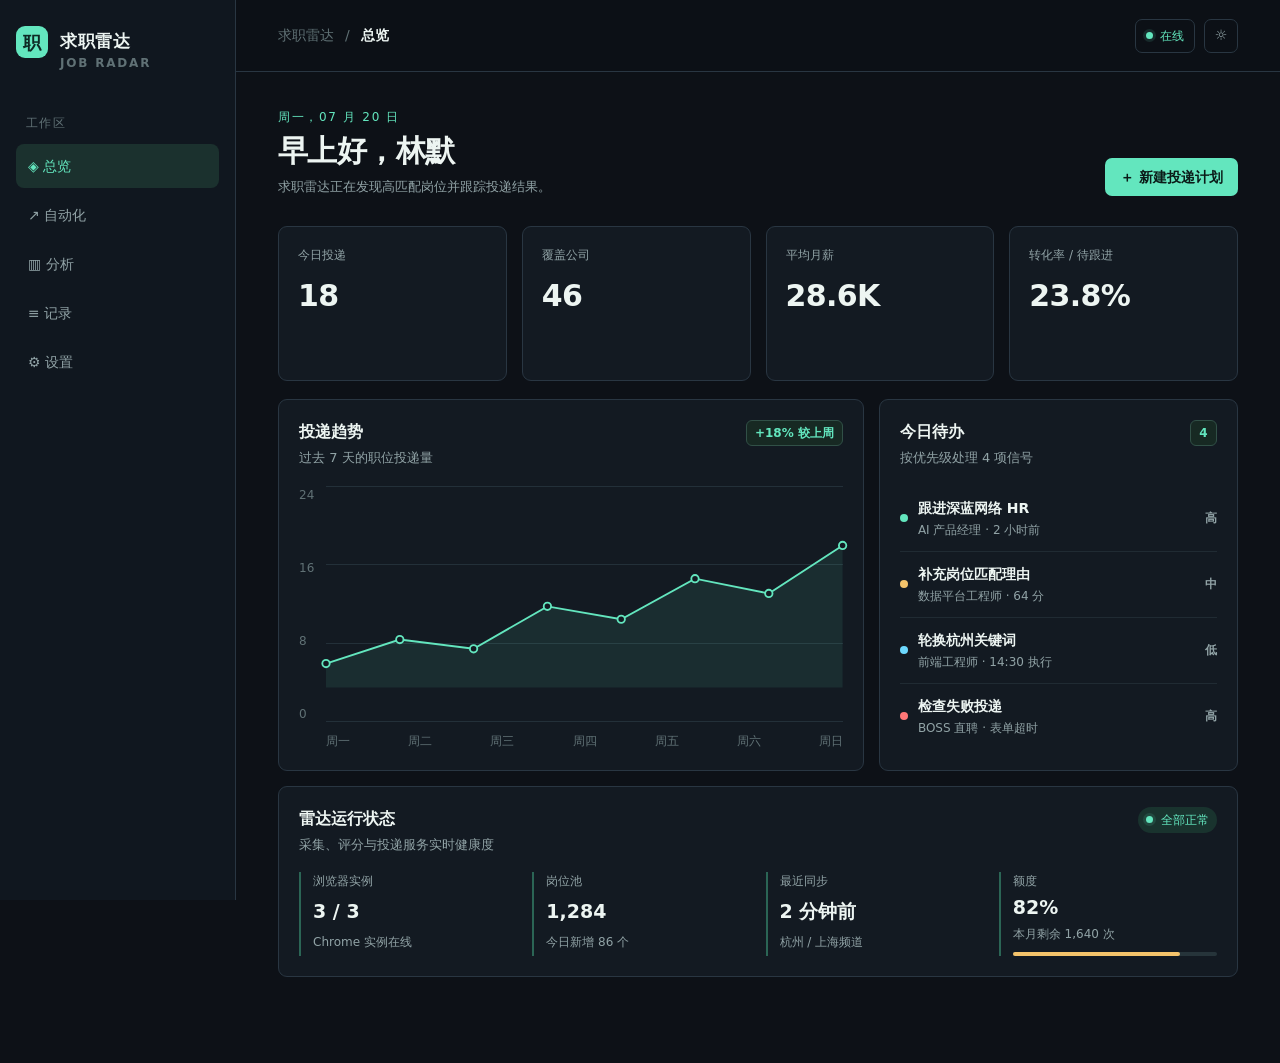
<file: reports/dashboard-ui-demo/index.html>
<!doctype html>
<html lang="zh-CN">
<head><meta charset="utf-8"><meta name="viewport" content="width=device-width, initial-scale=1"><title>求职雷达控制台演示</title><link rel="stylesheet" href="styles.css"></head>
<body data-theme="dark">
<div id="app-shell" class="app-shell">
  <aside id="sidebar" class="sidebar" aria-label="主导航"><div class="brand"><span class="brand-mark">职</span><span>求职雷达</span><small>JOB RADAR</small></div><div class="workspace-label">工作区</div><nav class="nav-list"><button class="nav-item is-active" data-view="overview" aria-current="page">◈ 总览</button><button class="nav-item" data-view="automation">↗ 自动化</button><button class="nav-item" data-view="analysis">▥ 分析</button><button class="nav-item" data-view="records">≡ 记录</button><button class="nav-item" data-view="settings">⚙ 设置</button></nav></aside>
  <main class="main-content"><header class="topbar"><div class="crumb"><span>求职雷达</span><span>/</span><strong id="crumb-current">总览</strong></div><div class="top-actions"><div class="connection-wrap"><button id="connection" class="connection is-online" aria-label="连接状态：在线" aria-expanded="false"><span class="status-dot"></span><span id="connection-label">在线</span></button><div id="connection-menu" class="menu" hidden><button data-connection="online">在线</button><button data-connection="loading">加载中</button><button data-connection="offline">离线</button><button data-connection="auth">需授权</button></div></div><button id="theme-toggle" class="icon-btn" aria-label="切换主题">☼</button></div></header><div id="toast-region" class="toast-region" aria-live="polite"></div>
    <section id="view-overview" class="view is-visible" data-title="总览"><div class="view-heading"><div><p class="eyebrow">周一，07 月 20 日</p><h1>早上好，林默</h1><p class="muted">求职雷达正在发现高匹配岗位并跟踪投递结果。</p></div><button class="primary-btn" id="new-automation">＋ 新建投递计划</button></div><div class="metric-grid"><article class="metric-card"><span class="metric-label">今日投递</span><strong>18</strong></article><article class="metric-card"><span class="metric-label">覆盖公司</span><strong>46</strong></article><article class="metric-card"><span class="metric-label">平均月薪</span><strong>28.6K</strong></article><article class="metric-card"><span class="metric-label">转化率 / 待跟进</span><strong>23.8%</strong></article></div><div class="overview-grid"><article class="panel"><div class="panel-heading"><div><h2>投递趋势</h2><p class="muted">过去 7 天的职位投递量</p></div><span class="trend-badge">+18% 较上周</span></div><div class="chart" id="activity-chart"><div class="y-labels" aria-hidden="true"><span>24</span><span>16</span><span>8</span><span>0</span></div><div class="chart-body"><div class="grid-lines" aria-hidden="true"><i></i><i></i><i></i><i></i></div><svg viewBox="0 0 560 180" role="img" aria-label="过去七天投递趋势"><path class="area-path" d="M0 154 L80 128 L160 138 L240 92 L320 106 L400 62 L480 78 L560 26 L560 180 L0 180 Z"></path><polyline class="line-path" points="0,154 80,128 160,138 240,92 320,106 400,62 480,78 560,26"></polyline><g class="chart-dots"><circle cx="0" cy="154" r="4"></circle><circle cx="80" cy="128" r="4"></circle><circle cx="160" cy="138" r="4"></circle><circle cx="240" cy="92" r="4"></circle><circle cx="320" cy="106" r="4"></circle><circle cx="400" cy="62" r="4"></circle><circle cx="480" cy="78" r="4"></circle><circle cx="560" cy="26" r="4"></circle></g></svg><div class="x-labels"><span>周一</span><span>周二</span><span>周三</span><span>周四</span><span>周五</span><span>周六</span><span>周日</span></div></div></div></article><article class="panel side-panel" id="overview-todos"><div class="panel-heading"><div><h2>今日待办</h2><p class="muted">按优先级处理 4 项信号</p></div><span class="count-badge">4</span></div><ul class="signal-list"><li><span class="signal-dot mint"></span><div><strong>跟进深蓝网络 HR</strong><small>AI 产品经理 · 2 小时前</small></div><b>高</b></li><li><span class="signal-dot amber"></span><div><strong>补充岗位匹配理由</strong><small>数据平台工程师 · 64 分</small></div><b>中</b></li><li><span class="signal-dot cyan"></span><div><strong>轮换杭州关键词</strong><small>前端工程师 · 14:30 执行</small></div><b>低</b></li><li><span class="signal-dot red"></span><div><strong>检查失败投递</strong><small>BOSS 直聘 · 表单超时</small></div><b>高</b></li></ul></article></div><article class="panel health-panel" id="radar-health"><div class="panel-heading"><div><h2>雷达运行状态</h2><p class="muted">采集、评分与投递服务实时健康度</p></div><span class="health-chip"><i class="pulse"></i>全部正常</span></div><div class="health-grid"><div><span>浏览器实例</span><strong>3 / 3</strong><small>Chrome 实例在线</small></div><div><span>岗位池</span><strong>1,284</strong><small>今日新增 86 个</small></div><div><span>最近同步</span><strong>2 分钟前</strong><small>杭州 / 上海频道</small></div><div><span>额度</span><strong>82%</strong><small>本月剩余 1,640 次</small><div class="mini-progress"><span style="width:82%"></span></div></div></div></article></section>
    <section id="view-automation" class="view" data-title="自动化"><div class="view-heading"><div><p class="eyebrow">JOB AUTOMATION</p><h1>自动化</h1><p class="muted">管理关键词轮换、岗位评分、自动投递和消息跟进。</p></div><button class="primary-btn" id="new-automation-2">＋ 新建投递计划</button></div><article class="panel schedule-panel" id="automation-schedule"><div class="panel-heading"><div><h2>定时投递编排</h2><p class="muted">下一轮任务将在今日 14:30 自动启动</p></div><span class="status-chip running"><i></i>已排程</span></div><div class="schedule-grid"><div><span>关键词</span><strong>前端工程师 · AI 应用</strong></div><div><span>周期</span><strong>工作日 · 每 2 小时</strong></div><div><span>开始时间</span><strong>09:00</strong></div><div><span>时长</span><strong>6 小时 / 天</strong></div></div></article><div class="automation-layout"><div class="automation-list"><article class="automation-row"><div class="auto-copy"><strong>关键词轮换</strong><span>前端工程师 → AI 应用 → 杭州 / 上海</span><small>下次执行 14:30 · 已处理 86 / 120 个职位</small></div><span class="status-chip running"><i></i>运行中</span><button class="row-menu">•••</button></article><article class="automation-row"><div class="auto-copy"><strong>岗位评分</strong><span>读取职位描述 → 匹配简历 → 生成评分</span><small>平均耗时 4.2 秒 · 今日完成 128 条</small></div><span class="status-chip running"><i></i>运行中</span><button class="row-menu">•••</button></article><article class="automation-row"><div class="auto-copy"><strong>自动投递</strong><span>高匹配职位 → BOSS 直聘 → 投递计划</span><small>仅投递 80 分以上职位 · 每轮上限 20 条</small></div><span class="status-chip paused"><i></i>已暂停</span><button class="row-menu">•••</button></article><article class="automation-row"><div class="auto-copy"><strong>消息跟进</strong><span>HR 活跃 → 生成提示词 → 发送个性化消息</span><small>今日待发送 4 条 · 最近成功率 91%</small></div><span class="status-chip running"><i></i>运行中</span><button class="row-menu">•••</button></article></div><article class="panel automation-side"><div class="panel-heading"><div><h2>浏览器实例</h2><p class="muted">工作区连接与队列</p></div><span class="health-chip"><i class="pulse"></i>3 / 3 在线</span></div><ul class="browser-health" id="browser-health-list"><li><span class="signal-dot mint"></span><div><strong>Chrome #01 · 杭州</strong><small>投递队列 8 · 延迟 240ms</small></div><b>稳定</b></li><li><span class="signal-dot mint"></span><div><strong>Chrome #02 · 上海</strong><small>投递队列 6 · 延迟 310ms</small></div><b>稳定</b></li><li><span class="signal-dot amber"></span><div><strong>Chrome #03 · 备用</strong><small>投递队列 0 · 最近检查 1 分钟前</small></div><b>待命</b></li></ul><h3 class="subheading">实时日志预览</h3><pre class="log-block compact" id="automation-log">14:28:06 读取岗位池 +86<br>14:28:12 匹配简历完成 72 条<br>14:28:18 等待下一批表单</pre></article></div></section>
    <section id="view-analysis" class="view" data-title="分析"><div class="view-heading"><div><p class="eyebrow">JOB SIGNAL LAB</p><h1>分析</h1><p class="muted">从投递趋势和转化漏斗中找到下一步动作。</p></div><div><select id="analysis-filter" aria-label="分析时间范围"><option>最近 7 天</option><option>最近 30 天</option></select><button class="secondary-btn" id="export-analysis" aria-label="导出分析报告">导出报告</button></div></div><p class="analysis-summary" id="analysis-summary">最近 7 天 · 18 次投递 · 4 次沟通 · 2 次面试</p><div class="analysis-tabs" role="tablist"><button data-analysis-tab="performance" role="tab" aria-selected="true" aria-controls="analysis-panel-performance" id="tab-performance">投递趋势</button><button data-analysis-tab="time" role="tab" aria-selected="false" aria-controls="analysis-panel-time" id="tab-time">转化漏斗</button><button data-analysis-tab="errors" role="tab" aria-selected="false" aria-controls="analysis-panel-errors" id="tab-errors">地区 / 薪资 / 岗位 / 行业</button></div><article id="analysis-panel-performance" role="tabpanel" aria-labelledby="tab-performance" class="panel"><div class="panel-heading"><div><h2 id="analysis-title">投递趋势</h2><p class="muted">按日期查看投递、沟通与面试</p></div><span class="trend-badge">成功投递 82%</span></div><div class="analysis-chart"><div class="stacked-bars"><div><span>周一</span><i><b style="width:72%"></b><em style="width:12%"></em></i><strong>12</strong></div><div><span>周二</span><i><b style="width:86%"></b><em style="width:18%"></em></i><strong>16</strong></div><div><span>周三</span><i><b style="width:58%"></b><em style="width:8%"></em></i><strong>10</strong></div><div><span>周四</span><i><b style="width:92%"></b><em style="width:22%"></em></i><strong>18</strong></div><div><span>周五</span><i><b style="width:78%"></b><em style="width:16%"></em></i><strong>15</strong></div></div><div class="chart-legend"><span><i class="legend-success"></i>已投递</span><span><i class="legend-fail"></i>未通过</span></div></div></article><article id="analysis-panel-time" role="tabpanel" aria-labelledby="tab-time" class="panel" hidden><div class="panel-heading"><div><h2>转化漏斗</h2><p class="muted">从首次投递到拿到 Offer 的转化</p></div><span class="trend-badge">整体转化 23.8%</span></div><div class="funnel-chart" id="funnel-chart"><div style="--funnel:100%"><span>投递</span><b>84</b></div><div style="--funnel:54%"><span>沟通</span><b>45</b></div><div style="--funnel:29%"><span>面试</span><b>24</b></div><div style="--funnel:10%"><span>Offer</span><b>8</b></div></div></article><article id="analysis-panel-errors" role="tabpanel" aria-labelledby="tab-errors" class="panel" hidden><div class="panel-heading"><div><h2>地区 / 薪资 / 岗位 / 行业</h2><p class="muted">高匹配岗位的来源与薪资分布</p></div><span class="trend-badge">中位薪资 28.6K</span></div><div class="market-grid" id="market-chart"><div class="market-bars"><div><span>杭州</span><i style="width:84%"></i><b>32K</b></div><div><span>上海</span><i style="width:76%"></i><b>30K</b></div><div><span>深圳</span><i style="width:68%"></i><b>28K</b></div><div><span>北京</span><i style="width:62%"></i><b>27K</b></div></div><ul class="market-list"><li><strong>AI 应用</strong><span>46% · 92 个岗位</span></li><li><strong>前端平台</strong><span>31% · 64 个岗位</span></li><li><strong>数据工程</strong><span>23% · 48 个岗位</span></li></ul></div></article></section>
    <section id="view-records" class="view" data-title="记录"><div class="view-heading"><div><p class="eyebrow">APPLICATION LOG</p><h1>记录</h1><p class="muted">每一份职位投递都可追溯。</p></div><div><button id="refresh-records" class="icon-btn" aria-label="刷新投递记录">↻</button><button id="clear-records" class="secondary-btn">清理记录</button></div></div><div class="records-toolbar"><div class="search-box wide"><input id="recordSearch" placeholder="搜索职位、公司、城市或薪资" aria-label="搜索投递记录"></div><div class="record-filters"><button id="recordFilterButton" class="secondary-btn">筛选</button><select id="recordStatus" aria-label="投递状态筛选"><option value="all">全部状态</option><option value="success">已投递</option><option value="warning">待跟进</option><option value="failed">未通过</option></select></div></div><div class="records-summary" id="records-summary"><strong>84</strong> 条投递记录 · <span>2 条待跟进</span> · 最近同步 2 分钟前</div><div class="bulk-tools" id="records-bulk-tools"><label><input type="checkbox" aria-label="选择全部记录"> 全选</label><span>已选择 0 条</span><button class="text-btn" type="button">批量标记待跟进</button><button class="text-btn" type="button">导出 CSV</button></div><div class="records-table-wrap"><table class="records-table"><thead><tr><th>职位</th><th>公司</th><th>城市 / 薪资</th><th>投递状态</th><th>HR 活跃</th><th></th></tr></thead><tbody id="recordsBody"><tr data-status="success"><td>推荐算法工程师</td><td>星海科技</td><td>上海 · 30-45K</td><td><span class="status-chip running">已投递</span></td><td>刚刚活跃</td><td><button class="row-open" data-record="algorithm" aria-label="查看推荐算法工程师详情">查看</button></td></tr><tr data-status="warning"><td>AI 产品经理</td><td>深蓝网络</td><td>深圳 · 28-42K</td><td><span class="status-chip paused">待跟进</span></td><td>2 小时前</td><td><button class="row-open" data-record="product" aria-label="查看 AI 产品经理详情">查看</button></td></tr></tbody></table></div></section>
    <section id="view-settings" class="view" data-title="设置"><div class="view-heading"><div><p class="eyebrow">JOB RADAR SETTINGS</p><h1>设置</h1><p class="muted">调整简历、关键词、LLM 接口与投递偏好。</p></div><button class="primary-btn" id="save-settings" disabled>保存更改</button></div><div class="settings-unsaved" id="settings-unsaved" role="status"><span class="status-dot"></span><strong>所有设置已保存</strong><small>最近保存 10:18</small></div><div class="settings-layout" id="settings-groups"><nav class="settings-nav" aria-label="设置分组"><button class="is-active" type="button">求职资料</button><button type="button">浏览器参数</button><button type="button">LLM 接口</button><button type="button">提示词</button><button type="button">扣星规则</button></nav><div class="settings-content"><article class="settings-section"><h2>求职资料</h2><label>默认简历<input id="workspaceName" value="林默 · AI 工程师简历"></label><label>搜索关键词<input value="前端工程师, AI 应用, 杭州"></label></article><article class="settings-section"><h2>浏览器参数</h2><label>并发实例<input value="3 个 Chrome 实例"></label><label>单轮投递上限<input value="20 个职位"></label></article><article class="settings-section"><h2>LLM 接口与提示词</h2><label class="toggle-row"><span><strong>启用 LLM 接口</strong><small>生成岗位评分理由与消息跟进提示词</small></span><input type="checkbox" id="failureNotify" checked><i class="toggle"></i></label><label>提示词版本<input value="求职雷达 v2.4 · 中文岗位"></label></article><article class="settings-section"><h2>扣星规则</h2><label>自动扣星条件<input value="未读超过 7 天 / 薪资低于 20K / HR 不活跃"></label></article></div></div></section>
  </main><nav id="mobile-nav" class="mobile-nav" aria-label="移动端导航"><button class="is-active" data-view="overview" aria-current="page">总览</button><button data-view="automation">自动化</button><button data-view="analysis">分析</button><button data-view="records">记录</button><button data-view="settings">设置</button></nav></div>
<aside id="detailDrawer" class="drawer" hidden aria-hidden="true" role="dialog" aria-modal="true" aria-labelledby="drawer-title"><div class="drawer-backdrop"></div><div class="drawer-panel"><div class="drawer-head"><div><span class="eyebrow">APPLICATION DETAIL</span><h2 id="drawer-title">推荐算法工程师</h2></div><button id="drawer-close" class="icon-btn" aria-label="关闭详情">×</button></div><div class="drawer-status"><span id="drawer-status-icon" class="run-status success">✓</span><div><strong id="drawer-status">已投递</strong><small id="drawer-meta">今天 09:42 · 30-45K</small></div></div><dl class="detail-list"><div><dt>公司 / 城市</dt><dd id="drawer-company">星海科技 / 上海</dd></div><div><dt>岗位匹配度</dt><dd id="drawer-match">92 分</dd></div><div><dt>HR 活跃</dt><dd id="drawer-hr">刚刚活跃</dd></div><div><dt>匹配理由</dt><dd id="drawer-reason">技能关键词与简历经历高度匹配</dd></div></dl><pre class="log-block" id="drawer-log">09:42 已读取岗位描述 · 已匹配简历 · 已通过 BOSS 直聘投递</pre></div></aside>
<div id="confirmDialog" class="dialog-backdrop" hidden><div class="dialog" role="dialog" aria-modal="true" aria-labelledby="confirm-title"><h2 id="confirm-title">暂停投递计划？</h2><button id="confirm-cancel">取消</button><button id="confirm-ok">确认暂停</button></div></div>
<div id="filterSheet" class="sheet-backdrop" hidden role="dialog" aria-modal="true" aria-labelledby="filter-sheet-title"><div class="filter-sheet"><h2 id="filter-sheet-title">筛选投递记录</h2><label>投递状态<select id="sheetStatus"><option value="all">全部状态</option><option value="success">已投递</option><option value="warning">待跟进</option><option value="failed">未通过</option></select></label><button id="sheetApply" class="primary-btn">应用筛选</button></div></div><script src="app.js"></script>
</body></html>
</file>
<file: reports/dashboard-ui-demo/styles.css>
:root{--bg:#0d1117;--surface:#131a22;--surface-2:#19232d;--line:#293642;--text:#edf5f2;--muted:#91a3a6;--faint:#607175;--mint:#63e6be;--cyan:#6dd9ff;--amber:#f4c36b;--red:#ff7777;--blue:#8dbbff;--shadow:0 18px 45px rgba(0,0,0,.22);font-family:Inter,ui-sans-serif,system-ui,-apple-system,"Segoe UI","Microsoft YaHei",sans-serif}*{box-sizing:border-box}body{margin:0;background:var(--bg);color:var(--text);font-size:14px;line-height:1.5}button,input,select{font:inherit;color:inherit}button{border:0;background:none;cursor:pointer}button:focus-visible,input:focus-visible,select:focus-visible{outline:2px solid var(--mint);outline-offset:2px}.app-shell{min-height:100vh;display:flex}.sidebar{width:236px;flex:none;position:fixed;inset:0 auto 0 0;background:#10171f;border-right:1px solid var(--line);display:flex;flex-direction:column;padding:26px 16px 18px;z-index:4}.brand{display:grid;grid-template-columns:34px 1fr;align-items:center;column-gap:10px;font-size:17px;font-weight:760;letter-spacing:.04em}.brand small{grid-column:2;color:var(--faint);font-size:9px;letter-spacing:.15em;margin-top:-4px}.brand-mark{width:32px;height:32px;border-radius:9px;background:var(--mint);color:#0e2924;display:grid;place-items:center;font-weight:900;font-size:18px}.workspace-label{margin:42px 10px 12px;color:var(--faint);font-size:11px;letter-spacing:.12em;text-transform:uppercase}.nav-list{display:grid;gap:5px}.nav-item{display:flex;align-items:center;gap:12px;color:var(--muted);height:44px;padding:0 12px;border-radius:8px;text-align:left}.nav-item:hover{background:var(--surface-2);color:var(--text)}.nav-item.is-active{background:#1b312e;color:var(--mint)}.nav-icon{font-size:18px;width:19px;text-align:center}.nav-item em{font-style:normal;margin-left:auto;font-size:11px;background:#263b45;color:var(--cyan);padding:2px 7px;border-radius:99px}.sidebar-footer{margin-top:auto}.profile{display:flex;align-items:center;gap:10px;border-top:1px solid var(--line);padding:17px 5px 14px}.avatar{width:30px;height:30px;border-radius:50%;display:grid;place-items:center;background:#315c57;color:var(--mint);font-weight:700}.profile div{display:grid;gap:1px;flex:1}.profile small{font-size:12px;color:var(--faint)}.profile button{color:var(--faint);padding:4px}.system-state{border:1px solid #263c39;background:#14251f;color:var(--mint);border-radius:7px;padding:9px 10px;display:flex;align-items:center;gap:7px;font-size:12px}.system-state time{margin-left:auto;color:var(--faint);font-size:10px}.pulse,.status-dot{display:inline-block;width:7px;height:7px;border-radius:50%;background:var(--mint);box-shadow:0 0 0 3px rgba(99,230,190,.12)}.main-content{margin-left:236px;min-width:0;flex:1;padding-bottom:50px}.topbar{position:sticky;top:0;height:72px;background:rgba(13,17,23,.9);backdrop-filter:blur(14px);border-bottom:1px solid var(--line);display:flex;align-items:center;justify-content:space-between;padding:0 42px;z-index:3}.crumb{display:flex;gap:11px;align-items:center;color:var(--faint)}.crumb strong{color:var(--text);font-weight:600}.crumb-sep{color:#45545a}.top-actions{display:flex;gap:9px;align-items:center}.connection-wrap{position:relative}.connection{height:34px;border:1px solid var(--line);border-radius:7px;padding:0 10px;display:flex;align-items:center;gap:7px;color:var(--muted);font-size:12px}.connection.is-online{color:var(--mint)}.connection.is-loading{color:var(--amber)}.connection.is-offline,.connection.is-auth{color:var(--red)}.chevron{color:var(--faint);font-size:16px}.menu{position:absolute;top:42px;right:0;background:var(--surface-2);border:1px solid var(--line);border-radius:7px;min-width:120px;padding:5px;box-shadow:var(--shadow);z-index:8}.menu button{width:100%;padding:8px 10px;text-align:left;border-radius:5px;color:var(--muted);font-size:12px}.menu button:hover{background:#24313a;color:var(--text)}.icon-btn{height:34px;min-width:34px;border:1px solid var(--line);border-radius:7px;display:inline-grid;place-items:center;color:var(--muted)}.icon-btn:hover{color:var(--text);border-color:#46605e}.view{display:none;padding:36px 42px;max-width:1440px;margin:auto}.view.is-visible{display:block}.view-heading{display:flex;justify-content:space-between;gap:24px;align-items:flex-end;margin-bottom:30px}.eyebrow{margin:0 0 8px;color:var(--mint);font-size:11px;letter-spacing:.14em}.view h1{font-size:30px;line-height:1.15;margin:0 0 8px;letter-spacing:-.02em}.view h2{font-size:16px;margin:0;font-weight:650}.muted{color:var(--muted);margin:0;font-size:13px}.primary-btn,.secondary-btn,.danger-btn{height:38px;border-radius:7px;padding:0 15px;font-weight:600;white-space:nowrap}.primary-btn{background:var(--mint);color:#0b1b18}.primary-btn:hover{background:#83f0cb}.secondary-btn{border:1px solid var(--line);color:var(--muted)}.secondary-btn:hover{border-color:#55716e;color:var(--text)}.danger-btn{background:var(--red);color:#251212}.text-btn{color:var(--mint);font-size:12px}.metric-grid{display:grid;grid-template-columns:repeat(4,1fr);gap:15px;margin-bottom:18px}.metric-card,.panel,.automation-row,.settings-section{background:var(--surface);border:1px solid var(--line);border-radius:9px}.metric-card{min-height:155px;padding:19px;position:relative;overflow:hidden}.metric-label{color:var(--muted);font-size:12px;display:block;margin-bottom:9px}.metric-card strong{font-size:30px;letter-spacing:-.02em;display:block}.unit{font-size:17px;color:var(--muted);margin-left:2px}.metric-trend{font-size:11px;color:var(--faint)}.metric-trend.up{color:var(--mint)}.metric-trend small{color:var(--faint);margin-left:3px}.sparkline{height:45px;display:flex;align-items:end;gap:4px;position:absolute;right:18px;bottom:18px}.sparkline i{width:6px;border-radius:2px 2px 0 0;background:#2f655a}.sparkline i:last-child{background:var(--mint)}.sparkline.cyan i{background:#2d5b70}.sparkline.cyan i:last-child{background:var(--cyan)}.ring{position:absolute;right:20px;bottom:17px;width:49px;height:49px;border-radius:50%;background:conic-gradient(var(--mint) calc(var(--value)*1%),#26353a 0);display:grid;place-items:center}.ring:after{content:"";position:absolute;inset:5px;background:var(--surface);border-radius:50%}.ring span{font-size:9px;color:var(--mint);z-index:1}.bar-meter{position:absolute;left:19px;right:19px;bottom:21px;height:5px;background:#26343a;border-radius:99px}.bar-meter span{display:block;height:100%;background:var(--amber);border-radius:inherit}.overview-grid{display:grid;grid-template-columns:minmax(0,1.55fr) minmax(320px,.95fr);gap:15px}.panel{padding:20px}.panel-heading{display:flex;justify-content:space-between;align-items:start;gap:15px;margin-bottom:18px}.panel-heading h2{margin-bottom:4px}.segmented{display:flex;border:1px solid var(--line);border-radius:6px;padding:2px}.segmented button{padding:5px 9px;color:var(--faint);font-size:11px;border-radius:4px}.segmented button.is-active{background:#263c39;color:var(--mint)}.chart{display:flex;min-height:230px}.y-labels{display:flex;flex-direction:column;justify-content:space-between;color:var(--faint);font-size:10px;padding:0 12px 27px 0}.chart-body{flex:1;position:relative}.grid-lines{position:absolute;inset:0 0 27px;display:flex;flex-direction:column;justify-content:space-between}.grid-lines i{border-top:1px solid #233039}.chart svg{position:absolute;inset:0 0 27px;width:100%;height:calc(100% - 27px);overflow:visible}.area-path{fill:url(#area)}.line-path{fill:none;stroke:var(--mint);stroke-width:2}.x-labels{position:absolute;bottom:0;left:0;right:0;display:flex;justify-content:space-between;color:var(--faint);font-size:10px}.run-list{display:grid;gap:2px}.run-row{display:flex;align-items:center;gap:10px;padding:10px 3px;border-bottom:1px solid #202b33;text-align:left}.run-row:last-child{border-bottom:0}.run-row:hover{background:#18232a}.run-status{width:22px;height:22px;border-radius:50%;display:grid;place-items:center;font-size:12px;font-weight:700}.run-status.success{color:var(--mint);background:#18392f}.run-status.warning{color:var(--amber);background:#3e321e}.run-status.failed{color:var(--red);background:#432426}.run-name{display:grid;gap:1px;flex:1}.run-name strong{font-size:12px;font-weight:600}.run-name small,.run-duration{font-size:11px;color:var(--faint)}.health-panel{margin-top:15px}.health-chip,.status-chip{font-size:11px;display:inline-flex;align-items:center;gap:6px;padding:4px 8px;border-radius:99px}.health-chip{color:var(--mint);background:#19332e}.health-grid{display:grid;grid-template-columns:repeat(4,1fr);gap:15px}.health-grid>div{border-left:2px solid #2b6555;padding-left:12px;display:grid;gap:3px}.health-grid span,.health-grid small{font-size:11px;color:var(--muted)}.health-grid strong{font-size:19px}.mini-progress{height:4px;background:#26343a;border-radius:9px;margin-top:6px}.mini-progress span{display:block;height:100%;background:var(--amber);border-radius:9px}.toolbar,.records-toolbar{display:flex;align-items:center;justify-content:space-between;gap:15px;margin-bottom:20px}.search-box{height:38px;display:flex;align-items:center;gap:8px;border:1px solid var(--line);border-radius:7px;padding:0 11px;color:var(--faint);background:var(--surface)}.search-box input{border:0;outline:0;background:none;width:170px;font-size:12px}.search-box.wide input{width:280px}.filter-pills{display:flex;gap:5px}.filter-pills button{color:var(--muted);font-size:12px;padding:8px 10px;border-radius:6px}.filter-pills button.is-active{color:var(--mint);background:#19332e}.filter-pills b{font-size:10px;color:var(--faint);margin-left:4px}.automation-list{display:grid;gap:9px}.automation-row{display:flex;align-items:center;gap:15px;padding:17px 18px}.flow-icon{width:35px;height:35px;border-radius:8px;display:grid;place-items:center;font-size:18px}.flow-icon.mint{background:#193c33;color:var(--mint)}.flow-icon.blue{background:#1f3342;color:var(--cyan)}.flow-icon.amber{background:#42351e;color:var(--amber)}.flow-icon.violet{background:#32293f;color:#c5a4ff}.auto-copy{display:grid;gap:2px;flex:1}.auto-copy strong{font-size:14px}.auto-copy span,.auto-copy small{font-size:12px;color:var(--muted)}.auto-copy small{color:var(--faint);margin-top:4px}.status-chip{font-size:11px}.status-chip i{width:6px;height:6px;border-radius:50%;background:currentColor}.status-chip.running{color:var(--mint);background:#19332e}.status-chip.paused{color:var(--amber);background:#3d321f}.status-chip.failed{color:var(--red);background:#402427}.row-menu{color:var(--faint);padding:6px}.analysis-tabs{display:flex;gap:23px;border-bottom:1px solid var(--line);margin-bottom:20px}.analysis-tabs button{padding:0 2px 12px;color:var(--muted);font-size:13px;border-bottom:2px solid transparent}.analysis-tabs button.is-active{color:var(--mint);border-bottom-color:var(--mint)}.analysis-grid{display:grid;grid-template-columns:minmax(0,1.5fr) minmax(280px,.7fr);gap:15px}.big-chart select,.record-filters select,.settings-section input,.settings-section select{background:var(--surface-2);border:1px solid var(--line);border-radius:6px;height:34px;padding:0 9px;font-size:12px}.stacked-bars{display:grid;gap:13px;margin-top:28px}.stacked-bars>div{display:grid;grid-template-columns:45px 1fr;align-items:center;gap:10px}.stacked-bars span{font-size:11px;color:var(--muted)}.stacked-bars i{height:15px;display:flex;background:#202d34;border-radius:2px;overflow:hidden}.stacked-bars b{height:100%;background:var(--mint)}.stacked-bars em{height:100%;background:var(--red);opacity:.75}.chart-legend{display:flex;gap:16px;margin-top:24px;color:var(--muted);font-size:11px}.chart-legend span{display:flex;align-items:center;gap:5px}.chart-legend i{width:8px;height:8px;border-radius:2px}.legend-success{background:var(--mint)}.legend-fail{background:var(--red)}.insight-panel{display:flex;flex-direction:column;gap:15px}.insight{display:flex;gap:10px;padding:12px;background:#18252b;border-radius:7px}.insight p{margin:0;font-size:12px;color:var(--muted)}.insight strong{color:var(--text)}.insight-icon{color:var(--mint);font-size:16px}.insight-icon.amber{color:var(--amber)}.records-table-wrap{overflow:auto;border:1px solid var(--line);border-radius:8px}.records-table{border-collapse:collapse;width:100%;min-width:700px}.records-table th,.records-table td{padding:13px 15px;border-bottom:1px solid #202b33;text-align:left;font-size:12px;white-space:nowrap}.records-table th{color:var(--faint);font-size:10px;letter-spacing:.08em;text-transform:uppercase;background:#131b22}.records-table td{color:var(--muted)}.records-table td strong{color:var(--text);margin-left:8px;font-weight:550}.row-open{color:var(--mint);font-size:12px}.table-footer{display:flex;justify-content:flex-end;align-items:center;gap:5px;color:var(--faint);font-size:11px;padding-top:13px}.pagination{width:26px;height:26px;border:1px solid var(--line);border-radius:5px;color:var(--muted);font-size:11px}.pagination.is-active{background:#19332e;color:var(--mint);border-color:#315e55}.settings-layout{display:grid;grid-template-columns:185px 1fr;gap:35px}.settings-nav{display:grid;align-content:start;gap:5px}.settings-nav button{text-align:left;padding:10px 12px;border-radius:6px;color:var(--muted);font-size:13px}.settings-nav button.is-active{color:var(--mint);background:#19332e}.settings-content{max-width:650px}.settings-section{padding:22px;margin-bottom:15px;display:grid;gap:16px}.settings-section h2{margin:0}.settings-section>p{margin-top:-10px}.settings-section label:not(.toggle-row){display:grid;gap:7px;color:var(--muted);font-size:12px}.settings-section input{width:100%;height:38px;color:var(--text)}.settings-section input:disabled{color:var(--faint)}.toggle-row{display:flex;align-items:center;justify-content:space-between;cursor:pointer}.toggle-row span{display:grid;gap:3px}.toggle-row strong{font-size:13px}.toggle-row small{color:var(--muted);font-size:12px}.toggle-row input{display:none}.toggle{width:38px;height:22px;border-radius:99px;background:#334047;position:relative}.toggle:after{content:"";position:absolute;top:3px;left:3px;width:16px;height:16px;border-radius:50%;background:#a9b7b5;transition:transform .18s}.toggle-row input:checked+.toggle{background:#2b6757}.toggle-row input:checked+.toggle:after{transform:translateX(16px);background:var(--mint)}.drawer{position:fixed;inset:0;z-index:20;pointer-events:none}.drawer.is-open{pointer-events:auto}.drawer-backdrop{position:absolute;inset:0;background:rgba(0,0,0,.55);opacity:0;transition:opacity .2s}.drawer-panel{position:absolute;top:0;right:0;height:100%;width:min(430px,100%);background:var(--surface);border-left:1px solid var(--line);padding:28px;transform:translateX(100%);transition:transform .24s;box-shadow:var(--shadow)}.drawer.is-open .drawer-backdrop{opacity:1}.drawer.is-open .drawer-panel{transform:none}.drawer-head{display:flex;justify-content:space-between;align-items:start;border-bottom:1px solid var(--line);padding-bottom:22px}.drawer-head h2{font-size:22px;margin:0}.drawer-status{display:flex;gap:12px;align-items:center;padding:22px 0;border-bottom:1px solid var(--line)}.drawer-status div{display:grid;gap:2px}.drawer-status small{color:var(--muted);font-size:12px}.detail-list{display:grid;gap:16px;padding:22px 0;margin:0}.detail-list div{display:flex;justify-content:space-between}.detail-list dt{color:var(--muted);font-size:12px}.detail-list dd{margin:0;font-size:12px}.log-block{background:#0b1014;border:1px solid var(--line);padding:13px;border-radius:6px;color:var(--mint);font:11px/1.7 ui-monospace,monospace;white-space:pre-wrap}.dialog-backdrop,.sheet-backdrop{position:fixed;inset:0;background:rgba(0,0,0,.62);z-index:30;display:grid;place-items:center}.dialog{width:min(390px,calc(100% - 32px));background:var(--surface);border:1px solid var(--line);border-radius:10px;padding:27px;box-shadow:var(--shadow)}.dialog-icon{width:34px;height:34px;border-radius:50%;background:#49351e;color:var(--amber);display:grid;place-items:center;font-weight:800}.dialog h2{font-size:20px;margin:15px 0 7px}.dialog p{color:var(--muted);font-size:13px;margin:0}.dialog-actions{display:flex;justify-content:flex-end;gap:8px;margin-top:25px}.sheet-backdrop{align-items:end}.filter-sheet{width:100%;background:var(--surface);border-radius:13px 13px 0 0;padding:13px 20px 25px;display:grid;gap:14px}.sheet-handle{width:42px;height:4px;border-radius:9px;background:#506169;margin:auto}.filter-sheet h2{margin:3px 0;font-size:17px}.filter-sheet label{display:grid;gap:6px;color:var(--muted);font-size:12px}.filter-sheet select{height:40px;background:var(--surface-2);border:1px solid var(--line);border-radius:6px;padding:0 10px}.mobile-nav{display:none}.toast-region{position:fixed;top:82px;right:24px;z-index:40;display:grid;gap:8px}.toast{background:#1b302c;border:1px solid #39695d;color:var(--mint);padding:10px 14px;border-radius:7px;font-size:12px;box-shadow:var(--shadow)}@media (max-width:920px){.sidebar{width:205px}.main-content{margin-left:205px}.topbar{padding:0 25px}.view{padding:30px 25px}.metric-grid{grid-template-columns:repeat(2,1fr)}.overview-grid,.analysis-grid{grid-template-columns:1fr}.health-grid{grid-template-columns:repeat(2,1fr);row-gap:20px}}@media (max-width:680px){body{padding-bottom:68px}.sidebar{display:none}.main-content{margin-left:0}.topbar{height:60px;padding:0 16px}.top-actions{gap:5px}.connection{padding:0 8px}.top-actions .icon-btn:last-child{display:none}.view{padding:24px 16px}.view-heading{align-items:start;flex-direction:column;margin-bottom:23px;gap:18px}.view h1{font-size:26px}.view-heading .primary-btn,.view-heading .secondary-btn{width:100%}.metric-grid{gap:9px}.metric-card{padding:14px;min-height:135px}.metric-card strong{font-size:25px}.sparkline{right:13px;bottom:13px}.metric-trend small{display:none}.panel{padding:15px}.health-grid{gap:12px}.health-grid strong{font-size:17px}.toolbar,.records-toolbar{align-items:stretch;flex-direction:column}.search-box,.search-box.wide{width:100%}.search-box input,.search-box.wide input{width:100%}.filter-pills{overflow:auto}.filter-pills button{white-space:nowrap}.automation-row{padding:14px 12px;gap:10px}.auto-copy span{white-space:nowrap;overflow:hidden;text-overflow:ellipsis;max-width:170px}.auto-copy small{font-size:11px}.status-chip{font-size:10px;padding:3px 6px}.row-menu{font-size:12px}.records-toolbar{gap:9px}.record-filters{display:flex;gap:7px}.record-filters select{display:none}.record-filters .secondary-btn{flex:1}.settings-layout{grid-template-columns:1fr;gap:15px}.settings-nav{display:flex;overflow:auto;border-bottom:1px solid var(--line)}.settings-nav button{white-space:nowrap}.settings-content{max-width:none}.mobile-nav{position:fixed;display:flex;inset:auto 0 0;height:68px;background:#111a21;border-top:1px solid var(--line);z-index:10;justify-content:space-around;padding:7px 4px calc(7px + env(safe-area-inset-bottom))}.mobile-nav button{display:grid;place-items:center;gap:3px;min-width:56px;color:var(--faint);font-size:10px}.mobile-nav button span{font-size:18px;line-height:1}.mobile-nav button.is-active{color:var(--mint)}.drawer-panel{width:100%;padding:22px 18px}.toast-region{top:70px;right:12px;left:12px}.toast{text-align:center}.sheet-backdrop{display:grid}.records-table th,.records-table td{padding:12px 10px}}@media (prefers-reduced-motion:reduce){*,*::before,*::after{animation-duration:.001ms!important;transition-duration:.001ms!important;scroll-behavior:auto!important}}
/* #mobile-nav mirrors the mobile navigation id used by the shell. */
/* Keep utility and metadata text readable at the requested 12px minimum. */
.brand small,.nav-item em,.system-state,.system-state time,.connection,.segmented button,.metric-trend,.sparkline,.y-labels,.x-labels,.run-name small,.run-duration,.health-chip,.health-grid span,.health-grid small,.filter-pills button,.filter-pills b,.auto-copy small,.status-chip,.analysis-tabs button,.stacked-bars span,.chart-legend,.insight p,.records-table th,.records-table td,.table-footer,.pagination,.settings-nav button,.settings-section label,.toggle-row small,.drawer-status small,.detail-list dt,.detail-list dd,.log-block,.dialog p,.filter-sheet label,.mobile-nav button,.toast{font-size:12px}
/* Stable id hook for direct shell integration. */
#mobile-nav{display:none}
@media (max-width:680px){#mobile-nav{display:flex}}
body{overflow-x:hidden}
.dialog-backdrop[hidden],.sheet-backdrop[hidden],.drawer[hidden]{display:none!important}

/* High-fidelity job radar surfaces. */
.trend-badge,.count-badge{display:inline-flex;align-items:center;min-height:26px;padding:3px 8px;border:1px solid #315047;border-radius:6px;color:var(--mint);background:#172923;font-size:12px;font-weight:650;white-space:nowrap}
.count-badge{min-width:27px;justify-content:center}
#activity-chart{height:264px;min-height:264px}
#activity-chart .area-path{fill:rgba(99,230,190,.09)}
#activity-chart .chart-dots circle{fill:var(--surface);stroke:var(--mint);stroke-width:2}
.side-panel{min-width:0}
.signal-list,.browser-health,.market-list{list-style:none;padding:0;margin:0;display:grid}
.signal-list li,.browser-health li{display:flex;align-items:center;gap:10px;min-width:0;padding:12px 0;border-bottom:1px solid #202b33}
.signal-list li:last-child,.browser-health li:last-child{border-bottom:0}
.signal-list div,.browser-health div{display:grid;gap:2px;min-width:0;flex:1}
.signal-list strong,.browser-health strong{font-size:14px;font-weight:620;overflow:hidden;text-overflow:ellipsis;white-space:nowrap}
.signal-list small,.browser-health small{color:var(--muted);font-size:12px;overflow:hidden;text-overflow:ellipsis;white-space:nowrap}
.signal-list b,.browser-health b{color:var(--muted);font-size:12px;font-weight:600}
.signal-dot{width:8px;height:8px;border-radius:50%;flex:none;background:var(--muted)}
.signal-dot.mint{background:var(--mint)}.signal-dot.amber{background:var(--amber)}.signal-dot.cyan{background:var(--cyan)}.signal-dot.red{background:var(--red)}
.health-chip i{margin-right:2px}
.schedule-panel{margin-bottom:15px}
.schedule-grid{display:grid;grid-template-columns:1.5fr 1.25fr .7fr .8fr;gap:0;border-top:1px solid #202b33;padding-top:18px}
.schedule-grid>div{display:grid;gap:4px;padding:0 18px;border-left:1px solid var(--line);min-width:0}
.schedule-grid>div:first-child{padding-left:0;border-left:0}
.schedule-grid span{color:var(--muted);font-size:12px}
.schedule-grid strong{font-size:14px;overflow:hidden;text-overflow:ellipsis;white-space:nowrap}
.automation-layout{display:grid;grid-template-columns:minmax(0,1.55fr) minmax(300px,.8fr);gap:15px;align-items:start}
.automation-side{min-width:0}
.subheading{font-size:13px;margin:22px 0 9px;color:var(--muted);font-weight:650}
.log-block.compact{max-height:122px;overflow:hidden;margin:0;line-height:1.9;color:#9ee7d1;background:#0c1217}
.analysis-summary,.records-summary{margin:-12px 0 18px;color:var(--muted);font-size:13px}
.analysis-summary{display:inline-flex;padding:7px 10px;background:#14231f;border-left:2px solid var(--mint);border-radius:0 5px 5px 0}
.analysis-chart{max-width:900px}
.stacked-bars>div{grid-template-columns:46px minmax(100px,1fr) 34px}
.stacked-bars>div>strong{font-size:12px;color:var(--muted);text-align:right}
.stacked-bars i{height:19px}
.stacked-bars b,.stacked-bars em{display:block}
.funnel-chart{display:grid;gap:8px;max-width:760px;margin:10px auto 0;align-items:center}
.funnel-chart>div{width:max(42%,var(--funnel));max-width:100%;min-height:46px;margin:auto;padding:0 16px;display:flex;align-items:center;justify-content:space-between;background:linear-gradient(90deg,#245b4e,#1b3e3a);border:1px solid #35655a;clip-path:polygon(5% 0,95% 0,100% 100%,0 100%)}
.funnel-chart span{font-size:14px}.funnel-chart b{font-size:18px;color:var(--mint)}
.market-grid{display:grid;grid-template-columns:minmax(0,1.35fr) minmax(220px,.65fr);gap:36px;align-items:center}
.market-bars{display:grid;gap:14px}
.market-bars>div{display:grid;grid-template-columns:44px minmax(90px,1fr) 42px;align-items:center;gap:10px}
.market-bars span,.market-bars b{font-size:12px;color:var(--muted)}
.market-bars b{text-align:right}.market-bars i{display:block;height:18px;border-radius:3px;background:linear-gradient(90deg,#2a735f,var(--mint))}
.market-list{gap:0;border-left:1px solid var(--line);padding-left:25px}
.market-list li{display:grid;gap:2px;padding:12px 0;border-bottom:1px solid #202b33}
.market-list li:last-child{border-bottom:0}.market-list strong{font-size:14px}.market-list span{color:var(--muted);font-size:12px}
.records-summary span{color:var(--amber)}
.bulk-tools{min-height:42px;padding:8px 12px;margin-bottom:10px;border:1px solid var(--line);border-radius:7px;background:#111920;display:flex;align-items:center;gap:16px;color:var(--muted);font-size:12px}
.bulk-tools label{display:flex;align-items:center;gap:6px;color:var(--text)}
.bulk-tools input{accent-color:var(--mint)}
.bulk-tools .text-btn:first-of-type{margin-left:auto}
.settings-unsaved{min-height:42px;margin:-12px 0 18px;padding:8px 12px;display:flex;align-items:center;gap:9px;border:1px solid #29443d;background:#14231f;border-radius:7px;color:var(--mint)}
.settings-unsaved strong{font-size:13px}.settings-unsaved small{margin-left:auto;color:var(--muted);font-size:12px}
.settings-unsaved.is-dirty{border-color:#69572c;background:#2c2517;color:var(--amber)}
.settings-unsaved.is-dirty .status-dot{background:var(--amber);box-shadow:0 0 0 3px rgba(244,195,107,.12)}
.settings-content{max-width:760px}

@media (max-width:1080px){.automation-layout{grid-template-columns:1fr}.schedule-grid{grid-template-columns:repeat(2,1fr);row-gap:18px}.schedule-grid>div:nth-child(3){padding-left:0;border-left:0}.market-grid{grid-template-columns:1fr}.market-list{border-left:0;border-top:1px solid var(--line);padding:12px 0 0;grid-template-columns:repeat(3,1fr);gap:16px}}
@media (max-width:680px){.metric-grid{grid-template-columns:repeat(2,minmax(0,1fr))}.metric-card{min-height:108px}.overview-grid{gap:12px}.panel-heading{margin-bottom:14px}.schedule-grid{grid-template-columns:1fr 1fr}.schedule-grid>div{padding:0 10px}.schedule-grid>div:nth-child(odd){padding-left:0;border-left:0}.schedule-grid strong{white-space:normal}.automation-layout{gap:12px}.auto-copy{min-width:0}.auto-copy span{max-width:100%}.analysis-tabs{gap:0;overflow-x:auto}.analysis-tabs button{flex:none;margin-right:18px;white-space:nowrap}.analysis-summary{margin-top:-6px}.stacked-bars{margin-top:16px}.funnel-chart>div{width:max(52%,var(--funnel));padding:0 12px}.market-grid{gap:16px}.market-list{grid-template-columns:1fr}.bulk-tools{overflow-x:auto;white-space:nowrap}.bulk-tools .text-btn:first-of-type{margin-left:0}.settings-unsaved{align-items:flex-start;flex-wrap:wrap}.settings-unsaved small{width:100%;margin-left:16px}.settings-layout{min-width:0}.settings-nav{max-width:100%}.settings-content{min-width:0}.settings-section{min-width:0}.settings-section input{min-width:0}.health-grid{grid-template-columns:1fr 1fr}.health-grid>div{min-width:0}.health-grid strong{font-size:15px}.x-labels span:nth-child(even){display:none}#activity-chart{height:220px;min-height:220px}.chart{min-width:0}.chart-body{min-width:0}}
@media (max-width:390px){.view{padding-left:14px;padding-right:14px}.metric-card{padding:12px;min-height:102px}.metric-card strong{font-size:23px}.schedule-grid{grid-template-columns:1fr}.schedule-grid>div{padding:9px 0;border-left:0;border-top:1px solid #202b33}.schedule-grid>div:first-child{border-top:0}.automation-row{grid-template-columns:minmax(0,1fr) auto;display:grid}.automation-row .status-chip{justify-self:start}.automation-row .row-menu{grid-column:2;grid-row:1 / span 2}.signal-list strong,.browser-health strong{white-space:normal}.health-grid{grid-template-columns:1fr}.bulk-tools{margin-left:-14px;margin-right:-14px;border-radius:0;border-left:0;border-right:0}.funnel-chart>div{width:max(64%,var(--funnel))}.market-bars>div{grid-template-columns:40px minmax(70px,1fr) 38px}}

/* Keep visible metadata and navigation labels legible at 12px or larger. */
.workspace-label,.eyebrow,.brand small,.nav-item em,.system-state time,.segmented button,.metric-trend,.y-labels,.x-labels,.run-name small,.run-duration,.health-chip,.health-grid span,.health-grid small,.filter-pills b,.status-chip,.analysis-tabs button,.chart-legend,.records-table th,.table-footer,.pagination,.mobile-nav button{font-size:12px}
.record-select-cell{width:42px;text-align:center}.record-select-cell input,.record-select-head input{accent-color:var(--mint);width:15px;height:15px}.record-select-head{width:42px}
.bulk-tools button{min-height:26px}.bulk-tools button:disabled{opacity:.5}.settings-content>.settings-section[hidden]{display:none!important}
.settings-nav button[aria-selected="true"]{color:var(--mint);background:#19332e}
</file>
